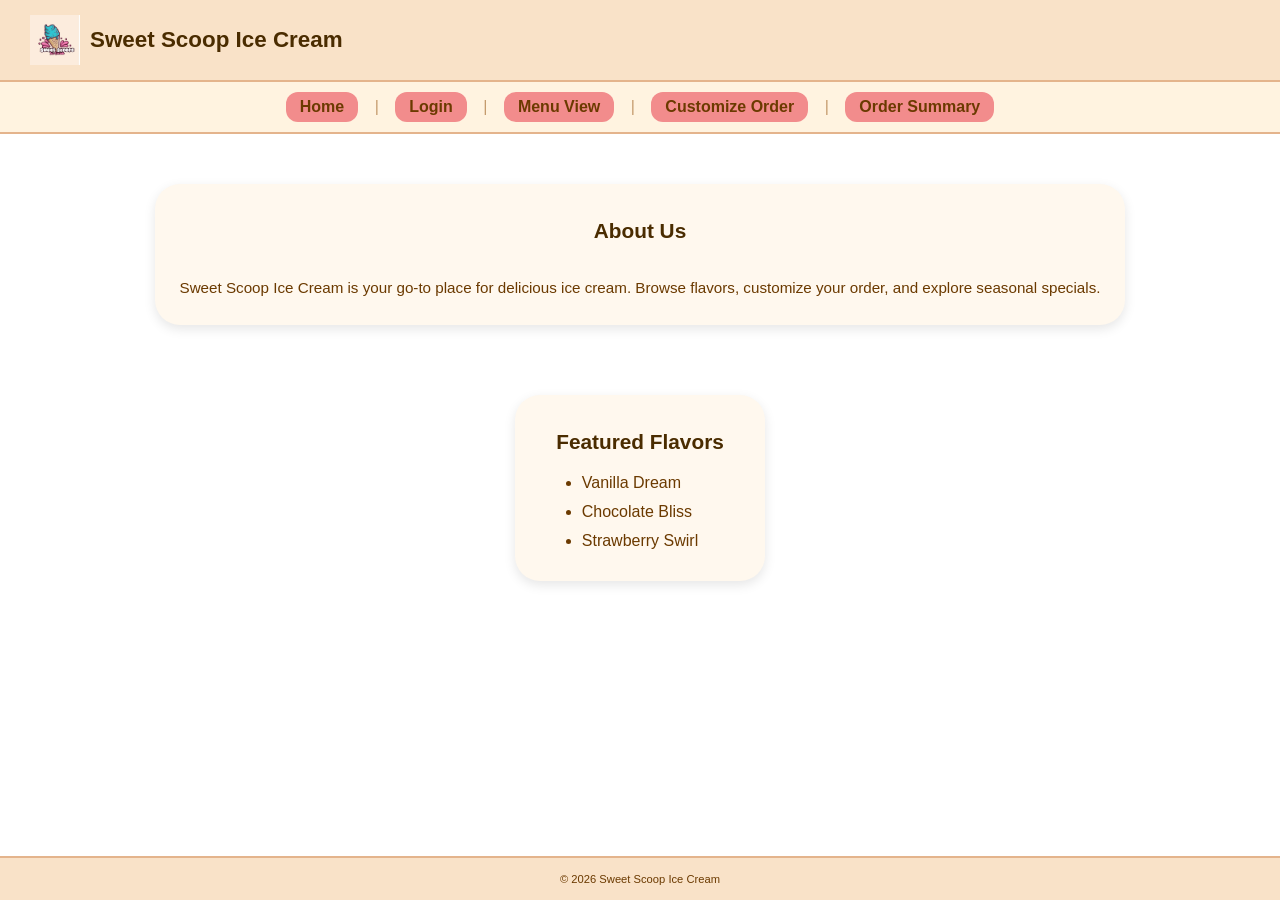
<file: index.html>
<!-- ENSF 381 - Assignment 1 -->
 <!-- Sweet Scoops Ice Cream --- Homepage (index.html)
    Group Members:
    - [Noor Haj Yousef] - [30206296]
    - [Himaal Ishaq] - [30249404]
-->
<!DOCTYPE html>
<html>
<head>
    <title>Sweet Scoops Ice Cream</title>
    <link rel="stylesheet" href="styles.css">
</head>
<body>
    <header class="header">
        
            <img class="logo-image" src="images/logo.jpeg" alt="Ice Cream Logo">
            <h1>Sweet Scoop Ice Cream</h1>
    </header>

    <div class="navbar">
        <a href="index.html">Home</a>
        <span>|</span>
        <a href="login.html">Login</a>
        <span>|</span>
        <a href="menu_view.html">Menu View</a>
        <span>|</span>
        <a href="customize_order.html">Customize Order</a>
        <span>|</span>
        
        <a href="order_summary.html">Order Summary</a>
    </div>

    <main class="main-container">
        <section class="section-box">
            <h2>About Us</h2>
            <br>
            <p>
                Sweet Scoop Ice Cream is your go-to place for delicious ice cream. Browse flavors, customize your order, and explore seasonal specials. 
            </p>
        </section>

        <section class="section-box featured-box">
            <h2>Featured Flavors</h2>
            <ul>
                <li>Vanilla Dream</li>
                <li>Chocolate Bliss</li>
                <li>Strawberry Swirl</li>

            </ul>
        </section>

    </main>

    <footer class="footer">
        <p>&copy; 2026 Sweet Scoop Ice Cream</p>
    </footer>

</body>
</html>
</file>
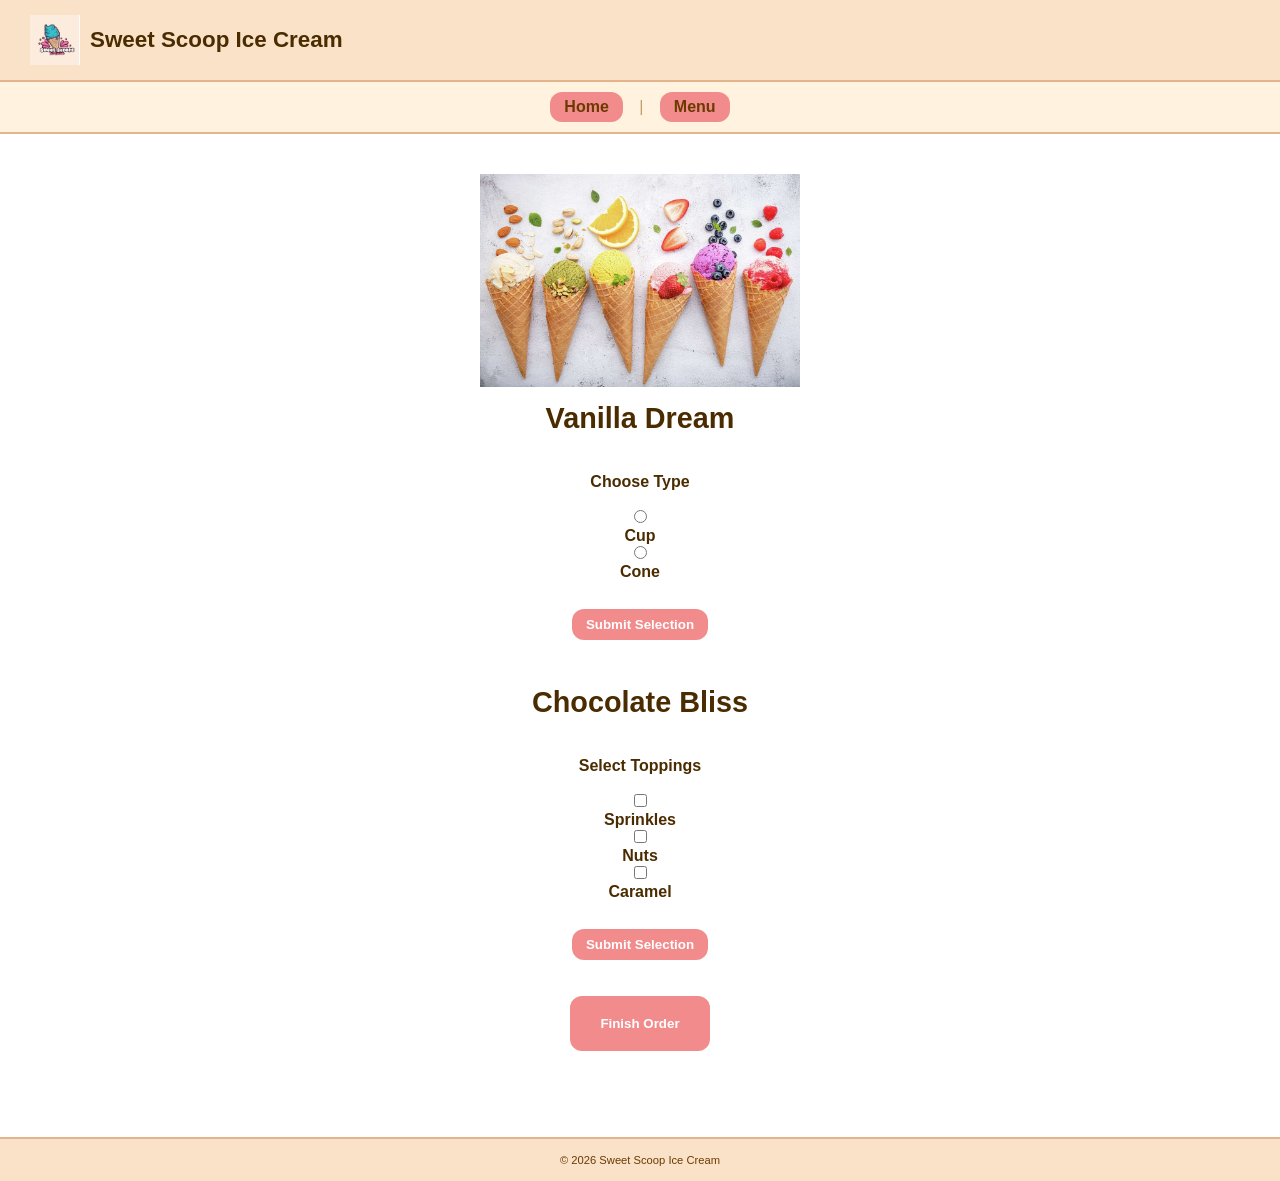
<file: customize_order.html>
<!DOCTYPE html>
<html>

<head>
    <meta charset="UTF-8">
    <title>Sweet Scoop Ice Cream</title>
    <link rel = "stylesheet" href = "styles.css">
</head>

<body>
    <header class = "header">
        <img class="logo-image" src="images/logo.jpeg" alt="Ice Cream Logo">
            <h1>Sweet Scoop Ice Cream</h1>
    </header>

<div class="navbar">
  <a href="index.html">Home</a>
  <span>|</span>
  <a href="menu_view.html">Menu</a>
</div>


<main class="main-container">
    <div class="customize-wrap">
    <img class="banner-image" src="images/Picture2.jpeg" alt="Ice Cream Banner">

    <form action ="order_summary.html">
        <section>
            <h2>Vanilla Dream</h2>
            <br><br>
            <p> Choose Type</p>
            <br>
            <input type="radio" id="cup" name="type_of_vanilla_ice_cream" value = "Cup">
            <br>
            <label for="cup">Cup</label>
            <br>
            <input type="radio" id="cone" name="type_of_vanilla_ice_cream" value = "Cone">
            <br>
            <label for="cone">Cone</label>
            <br><br>

            <button type="button" class = "submit-selection-button">Submit Selection</button>
  
        </section>
        <br><br>

        <section>
            <h2>Chocolate Bliss</h2>
            <br><br>
            <p> Select Toppings</p>
            <br>
            <input type="checkbox" id="sprinkles" name="topping" value = "Sprinkles">
            <br>
            <label for="sprinkles">Sprinkles</label>
            <br>


            <input type="checkbox" id="nuts" name="toppings" value = "Nuts">
            <br>
            <label for="nuts">Nuts</label>
            <br>


            <input type="checkbox" id="caramel" name="toppings" value = "Caramel">
            <br>
            <label for="caramel">Caramel</label>
            <br><br>
            <button type="button" class = "submit-selection-button">Submit Selection</button>
  
            <br><br>



            <button type="submit" class= "finish-order-button">Finish Order</button>
        </section>
        <br><br>

    
    
    </form>

    </div>

</main>
   



<footer class = "footer">
    <p>&copy; 2026 Sweet Scoop Ice Cream</p>
</footer>





</body>


</html>
</file>
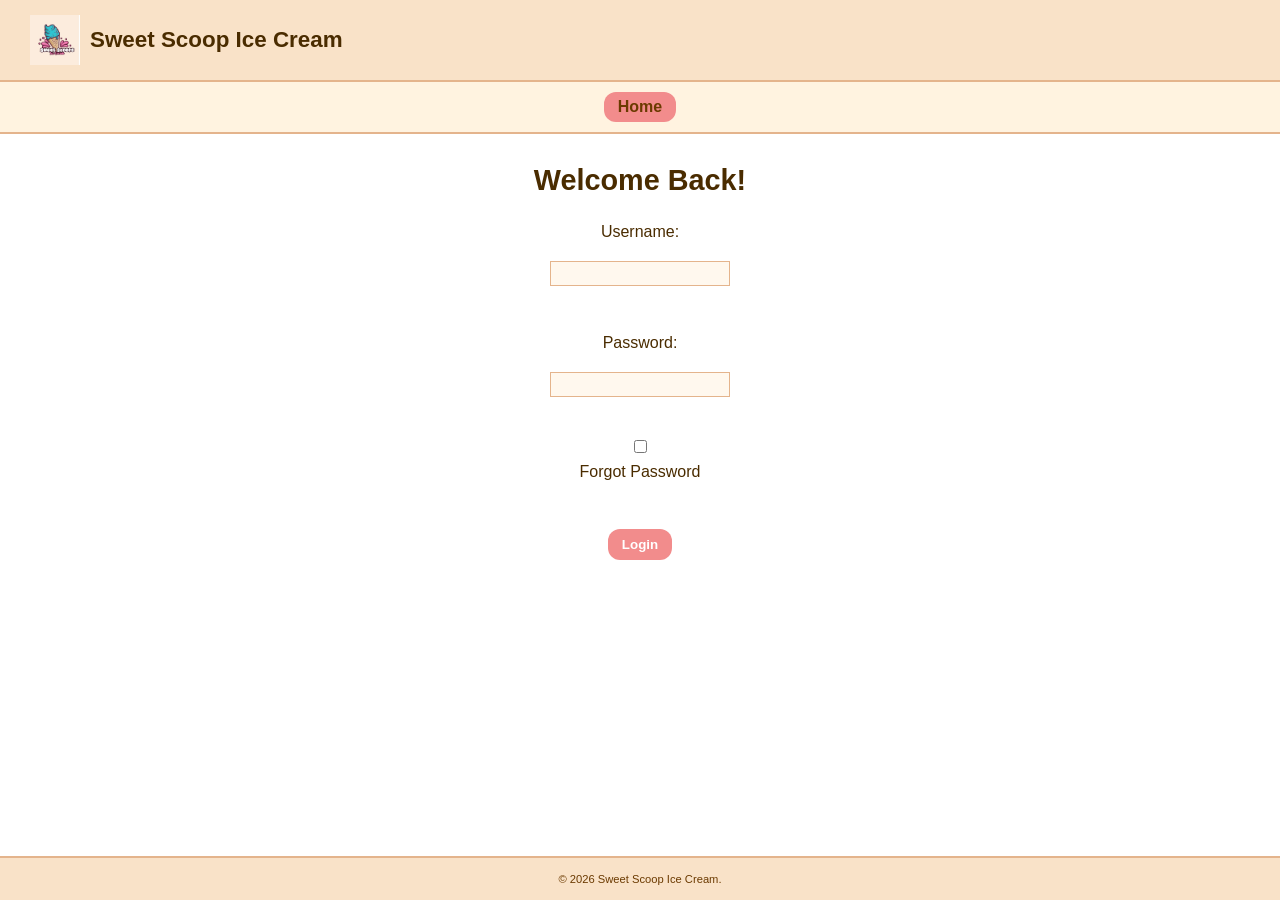
<file: login.html>
<!DOCTYPE html>
<html>

<head>
    <meta charset="UTF-8">
    <title>Sweet Scoop Ice Cream</title>
    <link rel = "stylesheet" href = "styles.css">
</head>

<body>
    <header class = "header">
        
            <img class="logo-image" src="images/logo.jpeg" alt="Ice Cream Logo">
            <h1>Sweet Scoop Ice Cream</h1>
        
    </header>

<div class ="navbar">
    <a href = "index.html">Home</a>
</div>


<main class="main-container">
  <form class="login-form" action="menu_view.html">
    <h2>Welcome Back!</h2>
    <br>

    <label for="username">Username:</label>
    <br>
    <input type="text" id="username" name="username">
    <br><br>

    <label for="password">Password:</label>
    <br>
    <input type="password" id="password" name="password">
    <br><br>

    <input type="checkbox" id="forgot" name="forgot">
    <label for="forgot">Forgot Password</label>
    <br><br>

    <button class="login-button" type="submit">Login</button>
  </form>
</main>
   



<footer class = "footer">
    <p>&copy; 2026 Sweet Scoop Ice Cream.</p>
</footer>





</body>


</html>
</file>
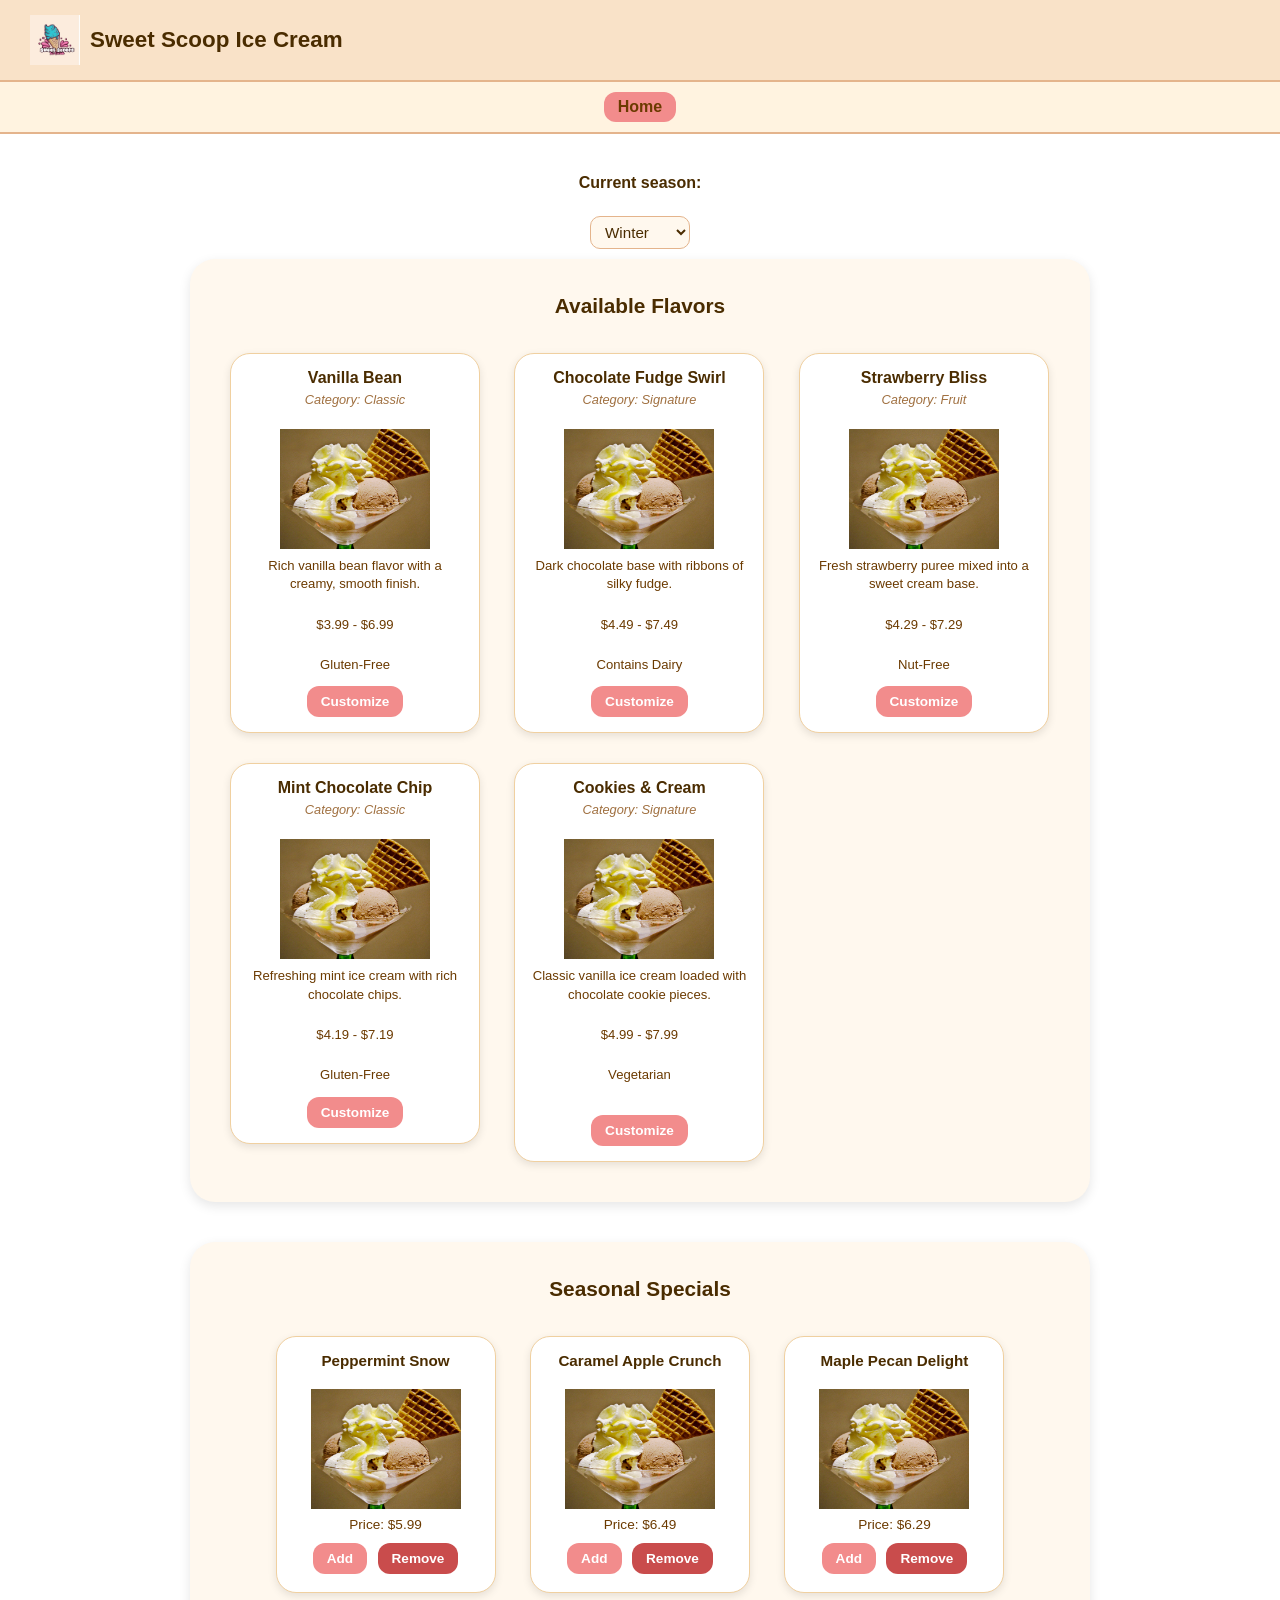
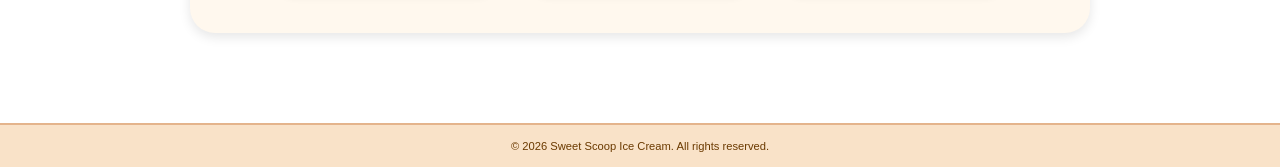
<file: menu_view.html>
<!DOCTYPE html>
<html>
<head>
    <title>Sweet Scoops Ice Cream - Menu</title>
    <link rel="stylesheet" href="styles.css">
</head>
<body>

    <header class="header">
        <img class="logo-image" src="images/logo.jpeg" alt="Ice Cream Logo">
            <h1>Sweet Scoop Ice Cream</h1>
    </header>

    <div class="navbar">
        <a href="index.html">Home</a>
    </div>

    <main class="main-container">

        <div class="season-select-container">
            <label for="season">Current season:</label>
            <br>
            <select id="season" name="season">
                <option value="winter">Winter</option>
                <option value="fall">Fall</option>
                <option value="summer">Summer</option>
                <option value="spring">Spring</option>
            </select>
        </div>

        <div class="menu-section">
            <h2>Available Flavors</h2>

            <div class="tile">
                <h3>Vanilla Bean</h3>
                <p class="category">Category: Classic</p>
                <img class="banner-image" src="images/Picture1.webp" alt="Ice Cream Banner">
                <p>Rich vanilla bean flavor with a creamy, smooth finish.</p>
                <br>
                <p>$3.99 - $6.99</p>
                <br>
                <p>Gluten-Free</p>
            
                <a href="customize_order.html" class="customize-link">Customize</a>
            </div>

            <div class="tile">
                <h3>Chocolate Fudge Swirl</h3>
                <p class="category">Category: Signature</p>
                <img class="banner-image" src="images/Picture1.webp" alt="Ice Cream Banner">
                <p>Dark chocolate base with ribbons of silky fudge.</p>
                <br>
                <p>$4.49 - $7.49</p>
                <br>
                <p>Contains Dairy</p>
                
                <a href="customize_order.html" class="customize-link">Customize</a>
            </div>

            <div class="tile">
                <h3>Strawberry Bliss</h3>
                <p class="category">Category: Fruit</p>
                <img class="banner-image" src="images/Picture1.webp" alt="Ice Cream Banner">
                <p>Fresh strawberry puree mixed into a sweet cream base.</p>
                <br>
                <p>$4.29 - $7.29</p>
                <br>
                <p>Nut-Free</p>
               
                <a href="customize_order.html" class="customize-link">Customize</a>
            </div>

            <div class="tile">
                <h3>Mint Chocolate Chip</h3>
                <p class="category">Category: Classic</p>
                <img class="banner-image" src="images/Picture1.webp" alt="Ice Cream Banner">
                <p>Refreshing mint ice cream with rich chocolate chips.</p>
                <br>
                <p>$4.19 - $7.19</p>
                <br>
                <p>Gluten-Free</p>
                
                <a href="customize_order.html" class="customize-link">Customize</a>
            </div>

            <div class="tile">
                <h3>Cookies &amp; Cream</h3>
                <p class="category">Category: Signature</p>
                <img class="banner-image" src="images/Picture1.webp" alt="Ice Cream Banner">
                <p>Classic vanilla ice cream loaded with chocolate cookie pieces.</p>
                <br>
                <p>$4.99 - $7.99</p>
                <br>
                <p>Vegetarian</p>
                <br>
                <a href="customize_order.html" class="customize-link">Customize</a>
            </div>

        </div>

        <div class="menu-section">
            <h2>Seasonal Specials</h2>

            <div class="seasonal-tile">
                <h3>Peppermint Snow</h3>
                <img class="banner-image" src="images/Picture1.webp" alt="Ice Cream Banner">
                <p>Price: $5.99</p>
                <button class="btn-add">Add</button>
                <button class="btn-remove">Remove</button>
            </div>

            <div class="seasonal-tile">
                <h3>Caramel Apple Crunch</h3>
                <img class="banner-image" src="images/Picture1.webp" alt="Ice Cream Banner">
                <p>Price: $6.49</p>
                <button class="btn-add">Add</button>
                <button class="btn-remove">Remove</button>
            </div>

            <div class="seasonal-tile">
                <h3>Maple Pecan Delight</h3>
                <img class="banner-image" src="images/Picture1.webp" alt="Ice Cream Banner">
                <p>Price: $6.29</p>
                <button class="btn-add">Add</button>
                <button class="btn-remove">Remove</button>
            </div>

        </div>

    </main>

    <footer class="footer">
        <p>&copy; 2026 Sweet Scoop Ice Cream. All rights reserved.</p>
    </footer>

</body>
</html>
</file>
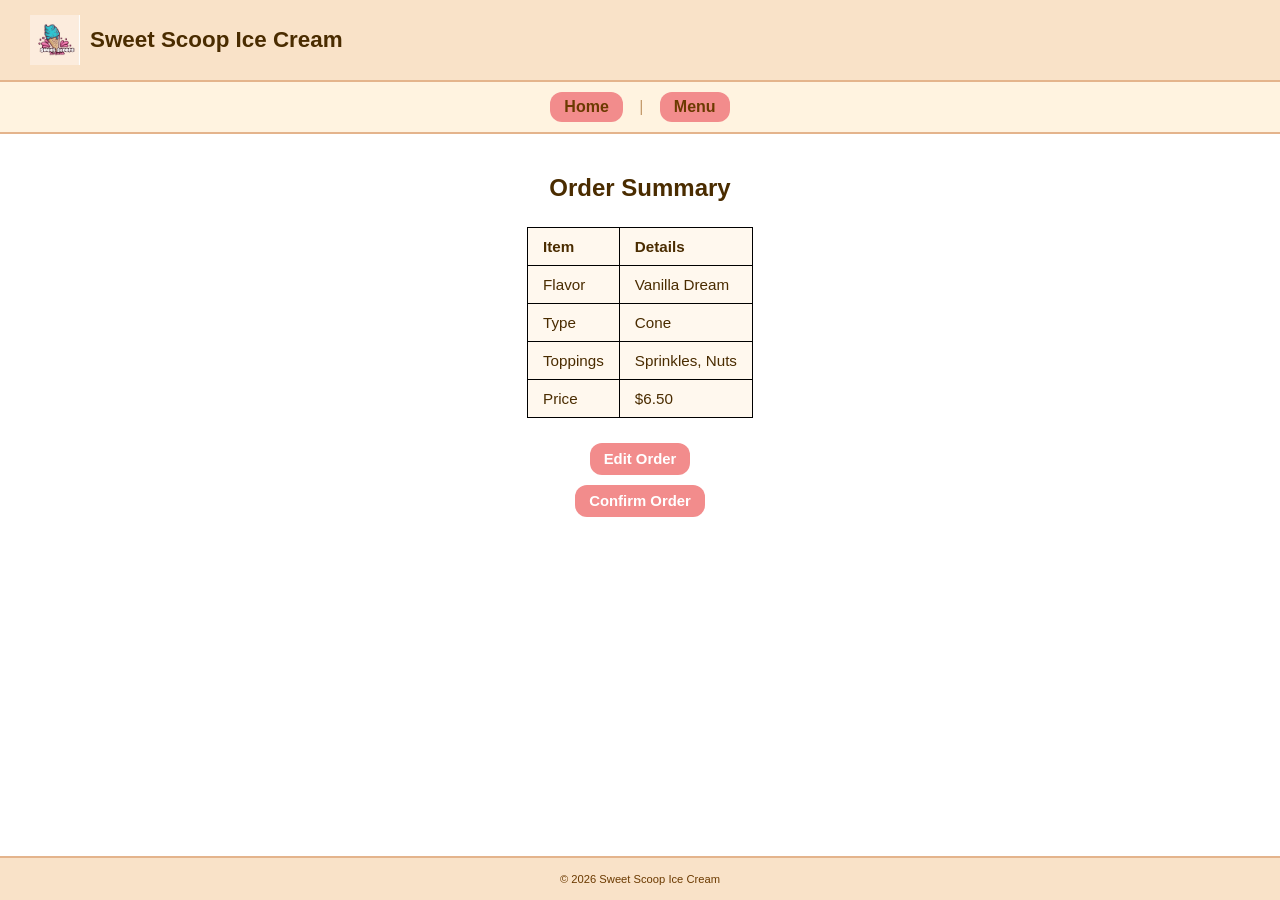
<file: order_summary.html>
<!DOCTYPE html>
<html>
<head>
    <meta charset="UTF-8">
    <title>Sweet Scoop Ice Cream - Order Summary</title>
    <link rel="stylesheet" href="styles.css">
</head>

<body>

    <header class="header">
        <img class="logo-image" src="images/logo.jpeg" alt="Ice Cream Logo" width="50" height="50">
        <h1>Sweet Scoop Ice Cream</h1>
    </header>

    <div class="navbar">
        <a href="index.html">Home</a>
        <span>|</span>
        <a href="menu_view.html">Menu</a>
    </div>

    <main class="summary-container">
        <h2>Order Summary</h2>

        <table class="order-table">
            <tr>
                <th>Item</th>
                <th>Details</th>
            </tr>
            <tr>
                <td>Flavor</td>
                <td>Vanilla Dream</td>
            </tr>
            <tr>
                <td>Type</td>
                <td>Cone</td>
            </tr>
            <tr>
                <td>Toppings</td>
                <td>Sprinkles, Nuts</td>
            </tr>
            <tr>
                <td>Price</td>
                <td>$6.50</td>
            </tr>
        </table>

        <div class="order-actions">
            <a href="customize_order.html" class="edit-order-btn">Edit Order</a>
            <br>
            <button type="button" class="confirm-order-btn">Confirm Order</button>
        </div>
    </main>

    <footer class="footer">
        <p>&copy; 2026 Sweet Scoop Ice Cream</p>
    </footer>

</body>
</html>
</file>
<file: styles.css>
/* --Global-- */

* {
    margin: 0;
    padding: 0;
    box-sizing: border-box;
}

/* --Body-- */

body {
    font-family: Arial, sans-serif;
    background-color: #ffffff;
    color: #4a2c00;

    min-height: 100vh;
    display: flex;
    flex-direction: column;
}

main {
    flex: 1;
}

/* --header-- */

.header {
    background-color: #f9e2c8;
    display: flex;
    flex-direction: row;
    align-items: center;
    justify-content: flex-start;
    gap: 10px;
    padding: 15px 30px;
    border-bottom: 2px solid #e4b48c;
}

.header img {
    width: 50px;
    height: 50px;
}

.header h1 {
    font-size: 1.4rem;
    color: #4a2c00;
}

/* --navbar-- */
.navbar {
    background-color: #fff3e0;
    text-align: center;
    padding: 10px;
    border-bottom: 2px solid #e4b48c;
}

.navbar a {
    text-decoration: none;
    color: #6b3a00;
    background-color: #f28c8c;
    font-weight: bold;
    margin: 0 10px;
    border-radius: 12px;
    padding: 6px 14px;
    display: inline-block;
}

.navbar a:hover {
    background-color: #e07070;
}

.navbar span {
    color: #c49a6c;
    margin: 0 2px;
}

/* --Main layout container-- */

.main-container {
    display: flex;
    flex-direction: column;
    align-items: center;
    padding: 20px;
    max-width: 1100px;
    margin: 0 auto;
    text-align: center;

}

.main-container h2 {
  text-align: center;
  font-size: 1.8rem;
  margin: 10px 0 2px 0;
}

/* Homepage sections */

.section-box {
    background-color: #fff8ee;
    border-radius: 25px;
    text-align: center;
    padding: 25px;
    box-shadow: 0 4px 12px rgba(0, 0, 0, 0.1);
    width: 100%;
    max-width: 1100px;
    margin: 30px auto 40px auto;

}

.featured-box {
    max-width: 250px;
}

.section-box h2 {
    text-align: center;
    margin-bottom: 15px;
    color: #4a2c00;
    font-size: 1.3rem;
}

.section-box p {
    color: #6b3a00;
    line-height: 1.6;
    font-size: 0.95rem;
}

.section-box ul {
    list-style: disc;
    text-align: left;
    display: inline-block;
    color: #6b3a00;
    line-height: 1.8;
}

/* Footer */

.footer {
    background-color: #f9e2c8;
    text-align: center;
    padding: 15px;
    border-top: 2px solid #e4b48c;
    color: #6b3a00;
    font-size: 0.7rem;
    margin-top: 30px;
}

/* --LOGIN PAGE (Login.html)-- */
.login-form {
    text-align: center;
    margin-bottom: 70px;
}



.login-button {
    background-color: #f28c8c;
    border-radius: 12px;
    color: white;
    font-weight: bold;
    padding: 8px 14px;
    cursor: pointer;
    border: none;
    margin-top: 10px;
}

.forgot-password-wrapper {
  display: flex;
  justify-content: center;
  align-items: center;
  gap: 6px;
  margin-top: 6px;
  margin-bottom: 14px;
}

.forgot-password-wrapper input[type="text"],
.forgot-password-wrapper input[type="password"] {
  background-color: transparent;
  border: none;
}


/* Labels ABOVE input */
.login-form label {
  display: block;
  margin: 6px 0 2px 0;
}

/* Input boxes */
.login-form input[type="text"],
.login-form input[type="password"] {
  display: block;
  width: 180px;
  margin: 0 auto 6px auto;
  padding: 4px 8px;
  background-color: #fff8ee;
  border: 1px solid #e4b48c;
  border-radius: 0px;
}



/* --MENU VIEW PAGE (menu_view.html)-- */

.season-select-container {
    text-align: center;
    margin: 20px 0 10px 0;
    width: 100%;
}

.season-select-container label {
    display: block;
    font-weight: bold;
    color: #4a2c00;
    margin-bottom: 6px;
}

select {
    background-color: #fff8ee;
    border-radius: 10px;
    padding: 6px 10px;
    border: 1px solid #e4b48c;
    font-size: 0.95rem;
    color: #4a2c00;
}

.menu-section {
    background-color: #fff8ee;
    border-radius: 25px;
    padding: 25px;
    margin-bottom: 40px;
    box-shadow: 0 4px 12px rgba(0, 0, 0, 0.1);
    width: 100%;
    max-width: 900px;
    text-align: left; 
}

.menu-section:first-of-type {
    text-align: left;
}


.menu-section:first-of-type h2 {
    text-align: center;
}


.menu-section:last-of-type {
    text-align: center;
}

.menu-section h2 {
    text-align: center;
    margin-bottom: 20px;
    color: #4a2c00;
    font-size: 1.3rem;
}

.tile {
    background-color: #ffffff;
    border: 1px solid #f0d0a0;
    border-radius: 20px;
    padding: 15px;
    margin: 15px;
    box-shadow: 0 3px 8px rgba(0,0,0,0.1);
    display: inline-block;
    vertical-align: top;
    width: 250px;
    text-align: center;
    font-size: 16px;
}

.tile img {
    width: 150px;
    height: 120px;
    margin-bottom: 8px;
}

.tile h3 {
    font-size: 1rem;
    color: #4a2c00;
    margin-bottom: 4px;
}

.tile p {
    font-size: 0.82rem;
    color: #6b3a00;
    margin-bottom: 4px;
    line-height: 1.4;
}

.tile .category {
    font-style: italic;
    font-size: 0.8rem;
    color: #a07040;
    margin-bottom: 6px;
}

.customize-link {
    display: inline-block;
    background-color: #f28c8c;
    color: white;
    font-weight: bold;
    border-radius: 12px;
    padding: 8px 14px;
    text-decoration: none;
    font-size: 0.85rem;
    margin-top: 8px;
}

.customize-link:hover {
    background-color: #e07070;
}

/* Seasonal items */

.seasonal-tile {
    background-color: #ffffff;
    border: 1px solid #f0d0a0;
    border-radius: 20px;
    padding: 15px;
    margin: 15px;
    box-shadow: 0 3px 8px rgba(0,0,0,0.1);
    display: inline-block;
    vertical-align: top;
    font-size: 16px;
    width: 220px;
    text-align: center;
}   

.seasonal-tile img {
    width: 150px;
    height: 120px;
    margin-bottom: 8px;
}

.seasonal-tile h3 {
    font-size: 0.95rem;
    color: #4a2c00;
    margin-bottom: 4px;
}

.seasonal-tile p {
    font-size: 0.85rem;
    color: #6b3a00;
    margin-bottom: 8px;
}

.btn-add {
    background-color: #f28c8c;
    color: white;
    font-weight: bold;
    border: none;
    border-radius: 12px;
    padding: 8px 14px;
    cursor: pointer;
    font-size: 0.85rem;
    margin: 3px;
}

.btn-add:hover {
    background-color: #e07070;
}

.btn-remove {
    background-color: #c94c4c;
    color: white;
    font-weight: bold;
    border: none;
    border-radius: 12px;
    padding: 8px 14px;
    cursor: pointer;
    font-size: 0.85rem;
    margin: 3px;
}

.btn-remove:hover {
    background-color: #b03a3a;
}

/* --CUSTOMIZE ORDER PAGE (customize_order.html)-- */
/* -customize order specific classes- */

.banner-image {
    display: block;
    margin: 20px auto 15px auto;
    width: 320px;
    height: auto;
}

.customize-wrap {
    width: 100%;
    max-width: 420px;
    text-align: center;
    font-weight: bold;
}

.submit-selection-button {
    background-color: #f28c8c;
    color: white;
    font-weight: bold;
    border: none;
    border-radius: 12px;
    padding: 8px 14px;
    cursor: pointer;
    margin-top: 10px;
}

.finish-order-button {
    background-color: #f28c8c;
    color: white;
    font-weight: bold;
    border: none;
    border-radius: 12px;
    padding: 20px 30px;
    cursor: pointer;
    margin-top: 18px;
}


/* --ORDER SUMMARY PAGE (order_summary.html)-- */
/* -order summary specific classes- */

.summary-container {
    display: flex;
    flex-direction: column;
    align-items: center;
    padding: 20px;
    max-width: 1100px;
    margin: 0 auto;
    text-align: center;
}

.summary-container h2 {
    margin: 20px 0 25px 0;
}

.order-table {
    border-collapse: collapse;
    background-color: #fff8ee;
    margin: 0 auto 20px auto;
    text-align: left;
    border: 1px solid black;
}

.order-table th, .order-table td {
    border: 1px solid black;
    padding: 10px 15px;     
    font-size: 0.95rem;
    color: #4a2c00;
}

.edit-order-btn, .confirm-order-btn {
  background-color: #f28c8c;
  color: white;
  font-weight: bold;
  border: none;
  border-radius: 12px;
  padding: 8px 14px;
  cursor: pointer;
  font-size: 0.93rem;
  margin: 5px;
  text-decoration: none;
  display: inline-block;
}

.edit-order-btn:hover,
.confirm-order-btn:hover {
    background-color: #e07070;

}
</file>
